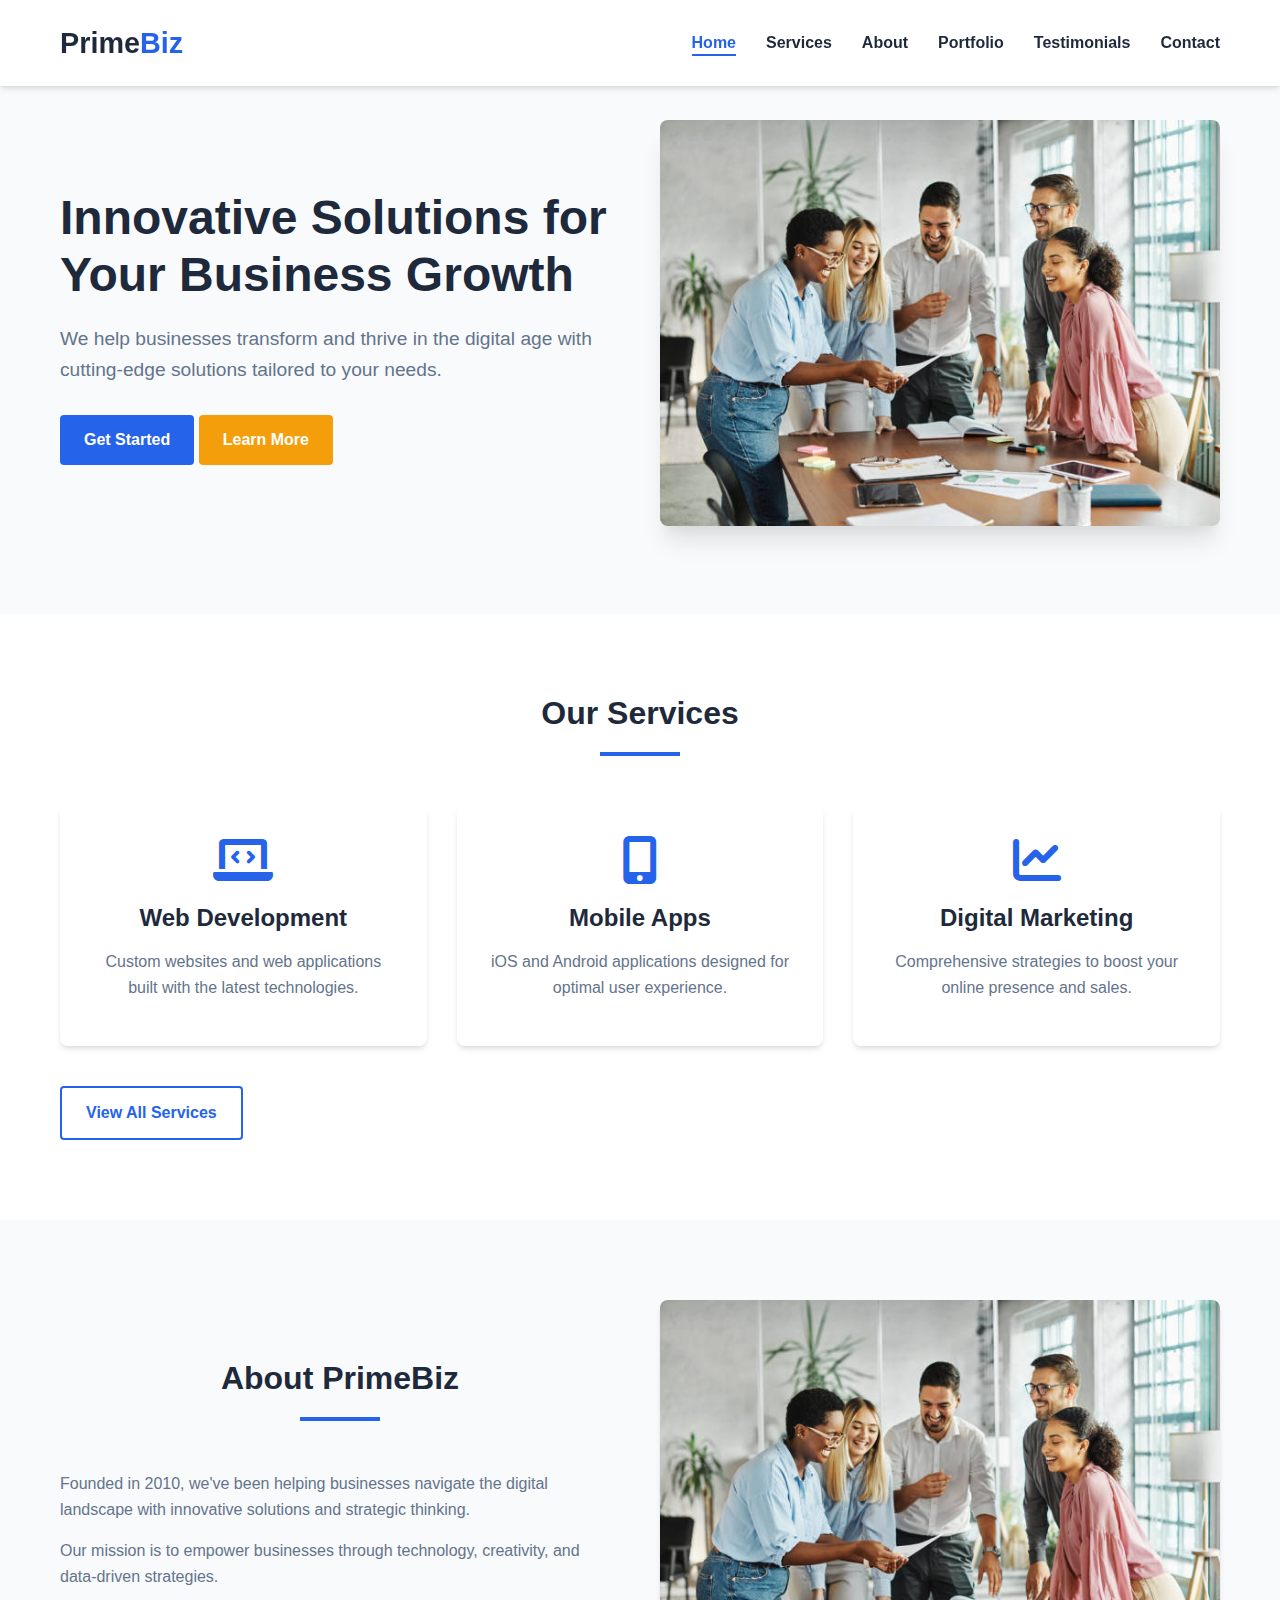
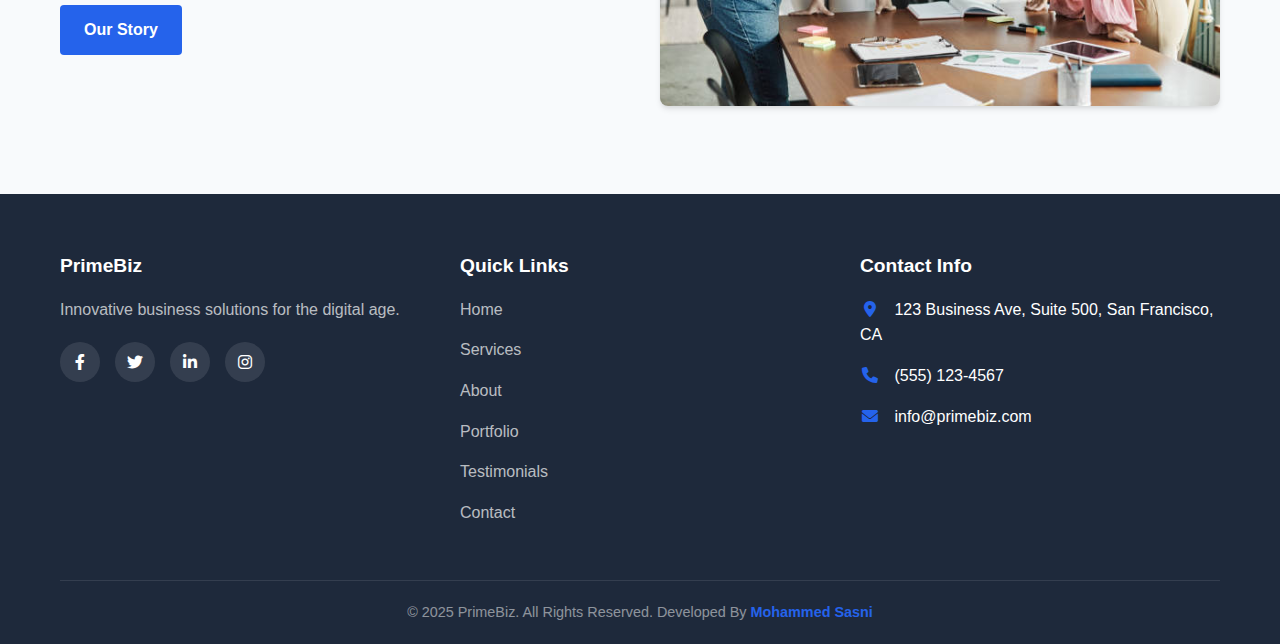
<file: PrimeBiz - Business Website/index.html>
<!DOCTYPE html>
<html lang="en">
<head>
    <meta charset="UTF-8">
    <meta name="viewport" content="width=device-width, initial-scale=1.0">
    <title>PrimeBiz | Innovative Business Solutions</title>
    <link rel="stylesheet" href="css/style.css">
    <link rel="stylesheet" href="css/responsive.css">
    <link rel="stylesheet" href="https://cdnjs.cloudflare.com/ajax/libs/font-awesome/6.0.0-beta3/css/all.min.css">
</head>
<body>
    <!-- Navigation -->
    <nav class="navbar">
        <div class="container">
            <a href="index.html" class="logo">Prime<span>Biz</span></a>
            <div class="nav-toggle" id="mobile-menu">
                <span class="bar"></span>
                <span class="bar"></span>
                <span class="bar"></span>
            </div>
            <ul class="nav-menu">
                <li><a href="index.html" class="nav-link active">Home</a></li>
                <li><a href="services.html" class="nav-link ">Services</a></li>
                <li><a href="about.html" class="nav-link ">About</a></li>
                <li><a href="portfolio.html" class="nav-link ">Portfolio</a></li>
                <li><a href="testimonials.html" class="nav-link ">Testimonials</a></li>
                <li><a href="contact.html" class="nav-link ">Contact</a></li>
            </ul>
        </div>
    </nav>

    <!-- Hero Banner -->
    <section class="hero" id="home">
        <div class="container">
            <div class="hero-content">
                <h1>Innovative Solutions for Your Business Growth</h1>
                <p>We help businesses transform and thrive in the digital age with cutting-edge solutions tailored to your needs.</p>
                <a href="contact.html" class="btn btn-primary">Get Started</a>
                <a href="services.html" class="btn btn-secondary">Learn More</a>
            </div>
            <div class="hero-image">
                <img src="images\1.jpg" alt="Business team collaborating">
            </div>
        </div>
    </section>

    <!-- Services Preview -->
    <section class="services-preview" id="services">
        <div class="container">
            <h2 class="section-title">Our Services</h2>
            <div class="services-grid">
                <div class="service-card">
                    <i class="fas fa-laptop-code"></i>
                    <h3>Web Development</h3>
                    <p>Custom websites and web applications built with the latest technologies.</p>
                </div>
                <div class="service-card">
                    <i class="fas fa-mobile-alt"></i>
                    <h3>Mobile Apps</h3>
                    <p>iOS and Android applications designed for optimal user experience.</p>
                </div>
                <div class="service-card">
                    <i class="fas fa-chart-line"></i>
                    <h3>Digital Marketing</h3>
                    <p>Comprehensive strategies to boost your online presence and sales.</p>
                </div>
            </div>
            <a href="services.html" class="btn btn-outline">View All Services</a>
        </div>
    </section>

    <!-- About Preview -->
    <section class="about-preview" id="about">
        <div class="container">
            <div class="about-content">
                <h2 class="section-title">About PrimeBiz</h2>
                <p>Founded in 2010, we've been helping businesses navigate the digital landscape with innovative solutions and strategic thinking.</p>
                <p>Our mission is to empower businesses through technology, creativity, and data-driven strategies.</p>
                <a href="about.html" class="btn btn-primary">Our Story</a>
            </div>
            <div class="about-image">
                <img src="images\1.jpg" alt="Our team working together">
            </div>
        </div>
    </section>

    <!-- Footer -->
    <footer class="footer">
        <div class="container">
            <div class="footer-content">
                <div class="footer-col">
                    <h3>PrimeBiz</h3>
                    <p>Innovative business solutions for the digital age.</p>
                    <div class="social-links">
                        <a href="#"><i class="fab fa-facebook-f"></i></a>
                        <a href="#"><i class="fab fa-twitter"></i></a>
                        <a href="#"><i class="fab fa-linkedin-in"></i></a>
                        <a href="#"><i class="fab fa-instagram"></i></a>
                    </div>
                </div>
                <div class="footer-col">
                    <h3>Quick Links</h3>
                    <ul>
                        <li><a href="index.html">Home</a></li>
                        <li><a href="services.html">Services</a></li>
                        <li><a href="about.html">About</a></li>
                        <li><a href="portfolio.html">Portfolio</a></li>
                        <li><a href="testimonials.html">Testimonials</a></li>
                        <li><a href="contact.html">Contact</a></li>
                    </ul>
                </div>
                <div class="footer-col">
                    <h3>Contact Info</h3>
                    <ul>
                        <li><i class="fas fa-map-marker-alt"></i> 123 Business Ave, Suite 500, San Francisco, CA</li>
                        <li><i class="fas fa-phone"></i> (555) 123-4567</li>
                        <li><i class="fas fa-envelope"></i> info@primebiz.com</li>
                    </ul>
                </div>
            </div>
            <div class="footer-bottom">
                <p>&copy; 2025 PrimeBiz. All Rights Reserved. Developed By  <a href="https://www.linkedin.com/in/mohammed-sasni/" target="_blank"> <b>Mohammed Sasni</b></a></p>
            </div>
        </div>
    </footer>

    <script src="js/main.js"></script>
    <script src="js/animations.js"></script>
</body>
</html>
</file>
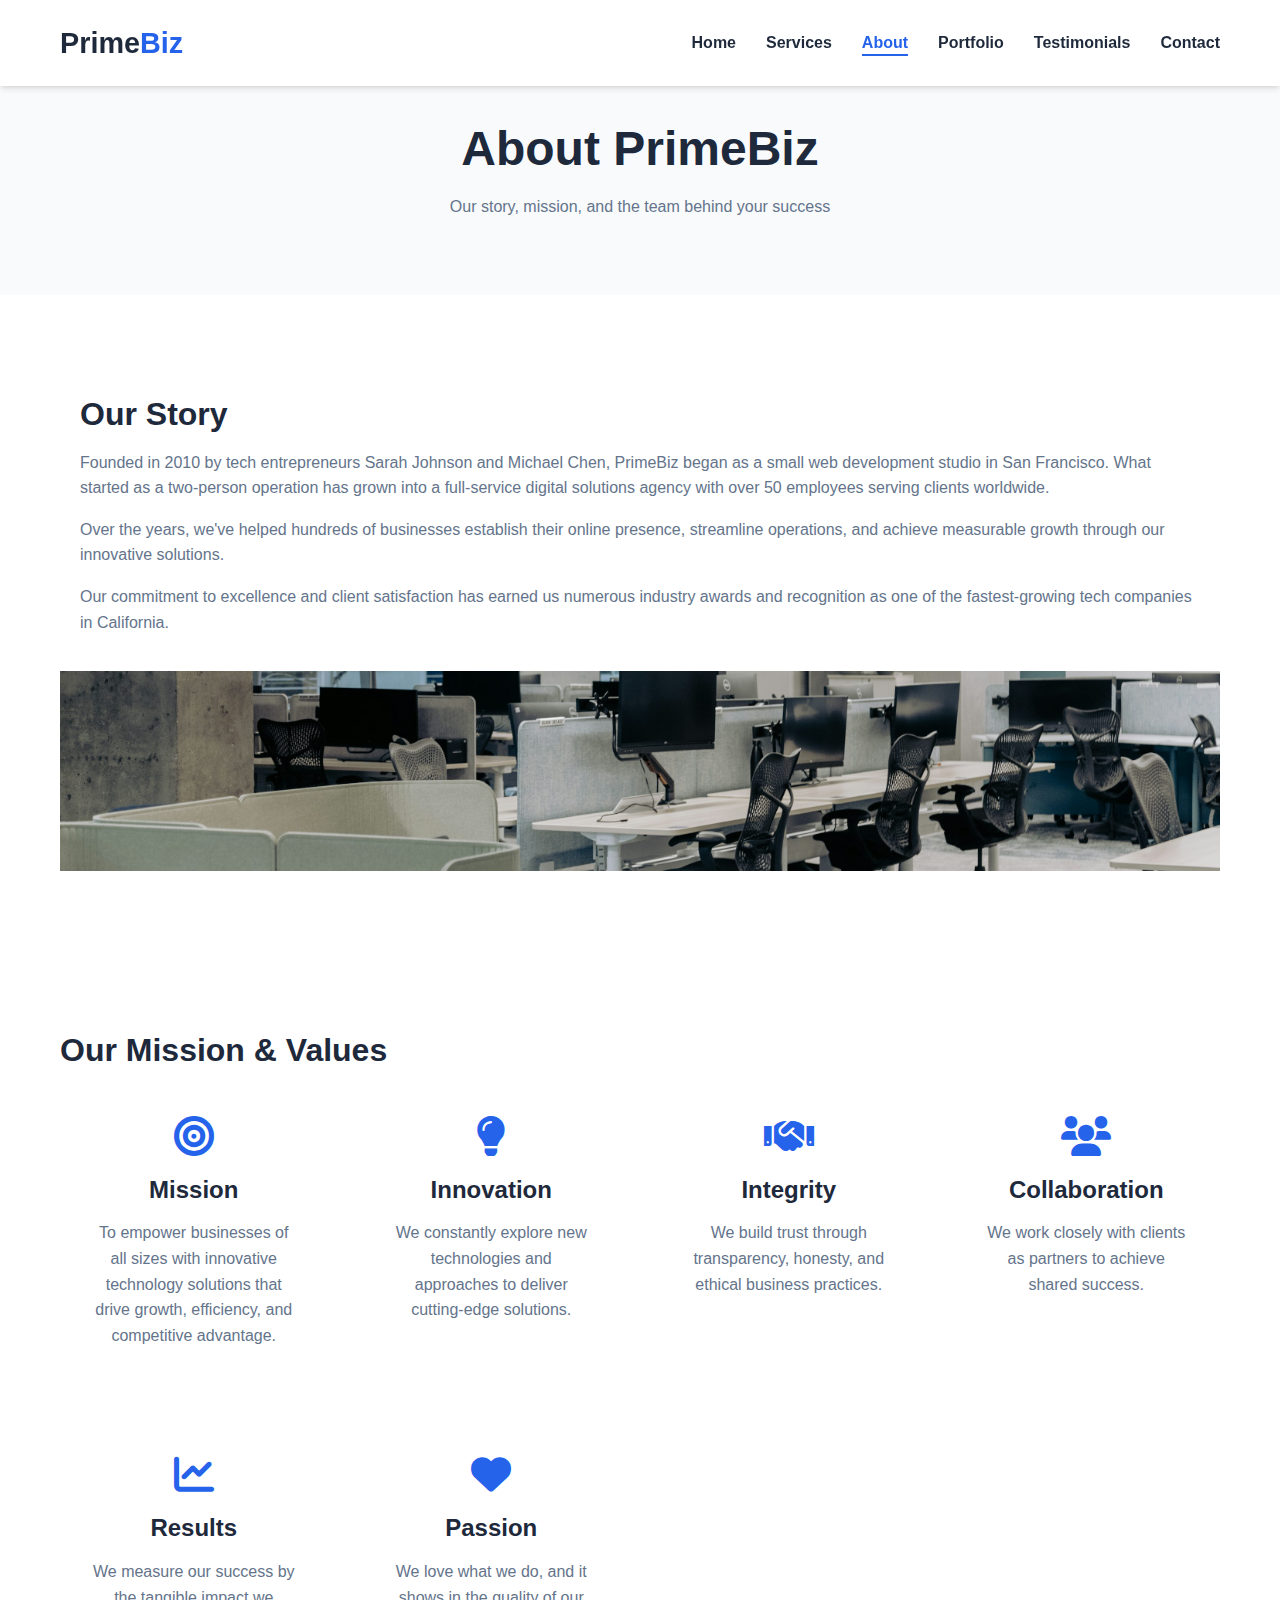
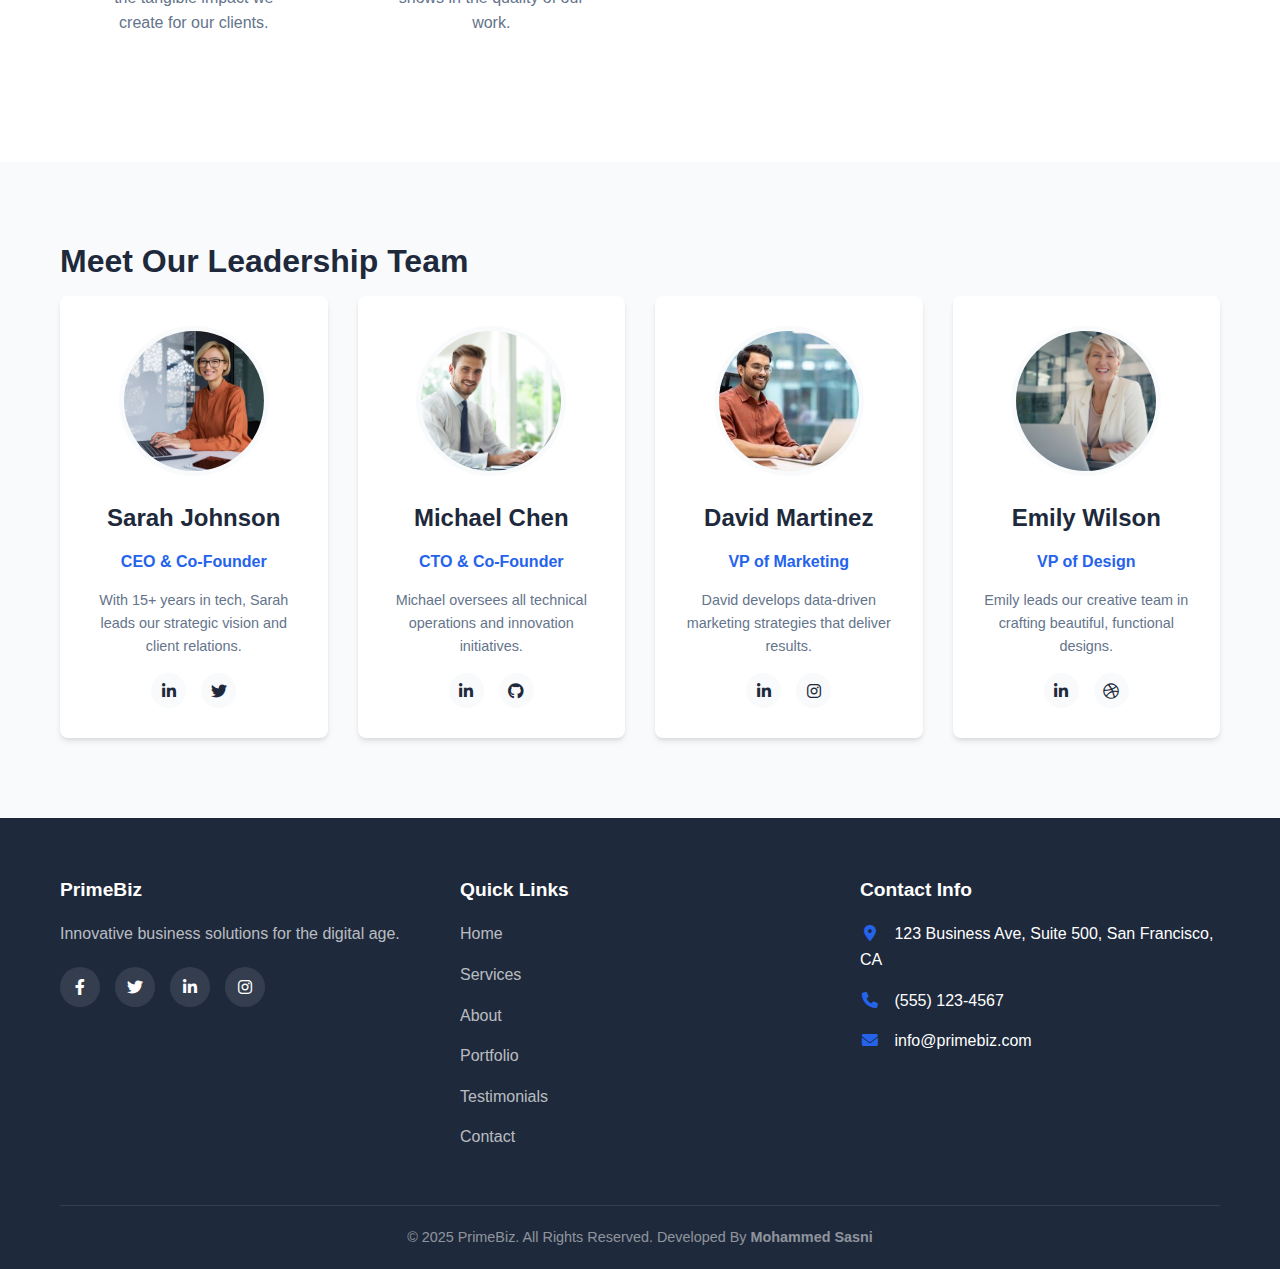
<file: PrimeBiz - Business Website/about.html>
<!DOCTYPE html>
<html lang="en">
<head>
    <meta charset="UTF-8">
    <meta name="viewport" content="width=device-width, initial-scale=1.0">
    <title>About Us | PrimeBiz</title>
    <link rel="stylesheet" href="css/style.css">
    <link rel="stylesheet" href="css/responsive.css">
    <link rel="stylesheet" href="https://cdnjs.cloudflare.com/ajax/libs/font-awesome/6.0.0-beta3/css/all.min.css">
</head>
<body>
       <!-- Navigation -->
    <nav class="navbar">
        <div class="container">
            <a href="index.html" class="logo">Prime<span>Biz</span></a>
            <div class="nav-toggle" id="mobile-menu">
                <span class="bar"></span>
                <span class="bar"></span>
                <span class="bar"></span>
            </div>
             <ul class="nav-menu">
                <li><a href="index.html" class="nav-link ">Home</a></li>
                <li><a href="services.html" class="nav-link">Services</a></li>
                <li><a href="about.html" class="nav-link active">About</a></li>
                <li><a href="portfolio.html" class="nav-link">Portfolio</a></li>
                <li><a href="testimonials.html" class="nav-link">Testimonials</a></li>
                <li><a href="contact.html" class="nav-link">Contact</a></li>
            </ul>
        </div>
    </nav>

    <!-- About Header -->
    <section class="page-header">
        <div class="container">
            <h1>About PrimeBiz</h1>
            <p>Our story, mission, and the team behind your success</p>
        </div>
    </section>

    <!-- Our Story -->
    <section class="our-story">
        <div class="container">
            <div class="story-content">
                <h2>Our Story</h2>
                <p>Founded in 2010 by tech entrepreneurs Sarah Johnson and Michael Chen, PrimeBiz began as a small web development studio in San Francisco. What started as a two-person operation has grown into a full-service digital solutions agency with over 50 employees serving clients worldwide.</p>
                <p>Over the years, we've helped hundreds of businesses establish their online presence, streamline operations, and achieve measurable growth through our innovative solutions.</p>
                <p>Our commitment to excellence and client satisfaction has earned us numerous industry awards and recognition as one of the fastest-growing tech companies in California.</p>
            </div>
            <div class="story-image">
                <img src="images/6.jpg" alt="Our office">
            </div>
        </div>
    </section>

    <!-- Mission and Values -->
    <section class="mission-values">
        <div class="container">
            <h2>Our Mission & Values</h2>
            <div class="values-grid">
                <div class="value-card">
                    <i class="fas fa-bullseye"></i>
                    <h3>Mission</h3>
                    <p>To empower businesses of all sizes with innovative technology solutions that drive growth, efficiency, and competitive advantage.</p>
                </div>
                <div class="value-card">
                    <i class="fas fa-lightbulb"></i>
                    <h3>Innovation</h3>
                    <p>We constantly explore new technologies and approaches to deliver cutting-edge solutions.</p>
                </div>
                <div class="value-card">
                    <i class="fas fa-handshake"></i>
                    <h3>Integrity</h3>
                    <p>We build trust through transparency, honesty, and ethical business practices.</p>
                </div>
                <div class="value-card">
                    <i class="fas fa-users"></i>
                    <h3>Collaboration</h3>
                    <p>We work closely with clients as partners to achieve shared success.</p>
                </div>
                <div class="value-card">
                    <i class="fas fa-chart-line"></i>
                    <h3>Results</h3>
                    <p>We measure our success by the tangible impact we create for our clients.</p>
                </div>
                <div class="value-card">
                    <i class="fas fa-heart"></i>
                    <h3>Passion</h3>
                    <p>We love what we do, and it shows in the quality of our work.</p>
                </div>
            </div>
        </div>
    </section>

    <!-- Team Section -->
    <section class="team">
        <div class="container">
            <h2>Meet Our Leadership Team</h2>
            <div class="team-grid">
                <div class="team-member">
                    <img src="images/9.jpg" alt="Sarah Johnson">
                    <h3>Sarah Johnson</h3>
                    <p class="position">CEO & Co-Founder</p>
                    <p class="bio">With 15+ years in tech, Sarah leads our strategic vision and client relations.</p>
                    <div class="social">
                        <a href="#"><i class="fab fa-linkedin-in"></i></a>
                        <a href="#"><i class="fab fa-twitter"></i></a>
                    </div>
                </div>
                <div class="team-member">
                    <img src="images/8.jpg" alt="Michael Chen">
                    <h3>Michael Chen</h3>
                    <p class="position">CTO & Co-Founder</p>
                    <p class="bio">Michael oversees all technical operations and innovation initiatives.</p>
                    <div class="social">
                        <a href="#"><i class="fab fa-linkedin-in"></i></a>
                        <a href="#"><i class="fab fa-github"></i></a>
                    </div>
                </div>
                <div class="team-member">
                    <img src="images/10.jpg" alt="David Martinez">
                    <h3>David Martinez</h3>
                    <p class="position">VP of Marketing</p>
                    <p class="bio">David develops data-driven marketing strategies that deliver results.</p>
                    <div class="social">
                        <a href="#"><i class="fab fa-linkedin-in"></i></a>
                        <a href="#"><i class="fab fa-instagram"></i></a>
                    </div>
                </div>
                <div class="team-member">
                    <img src="images/11.jpg" alt="Emily Wilson">
                    <h3>Emily Wilson</h3>
                    <p class="position">VP of Design</p>
                    <p class="bio">Emily leads our creative team in crafting beautiful, functional designs.</p>
                    <div class="social">
                        <a href="#"><i class="fab fa-linkedin-in"></i></a>
                        <a href="#"><i class="fab fa-dribbble"></i></a>
                    </div>
                </div>
            </div>
        </div>
    </section>

    
<!-- Footer -->
    <footer class="footer">
        <div class="container">
            <div class="footer-content">
                <div class="footer-col">
                    <h3>PrimeBiz</h3>
                    <p>Innovative business solutions for the digital age.</p>
                    <div class="social-links">
                        <a href="#"><i class="fab fa-facebook-f"></i></a>
                        <a href="#"><i class="fab fa-twitter"></i></a>
                        <a href="#"><i class="fab fa-linkedin-in"></i></a>
                        <a href="#"><i class="fab fa-instagram"></i></a>
                    </div>
                </div>
                <div class="footer-col">
                    <h3>Quick Links</h3>
                    <ul>
                        <li><a href="index.html">Home</a></li>
                        <li><a href="services.html">Services</a></li>
                        <li><a href="about.html">About</a></li>
                        <li><a href="portfolio.html">Portfolio</a></li>
                        <li><a href="testimonials.html">Testimonials</a></li>
                        <li><a href="contact.html">Contact</a></li>
                    </ul>
                </div>
                <div class="footer-col">
                    <h3>Contact Info</h3>
                    <ul>
                        <li><i class="fas fa-map-marker-alt"></i> 123 Business Ave, Suite 500, San Francisco, CA</li>
                        <li><i class="fas fa-phone"></i> (555) 123-4567</li>
                        <li><i class="fas fa-envelope"></i> info@primebiz.com</li>
                    </ul>
                </div>
            </div>
            <div class="footer-bottom">
                <p>&copy; 2025 PrimeBiz. All Rights Reserved. Developed By <b>Mohammed Sasni</b></p>
            </div>
        </div>
    </footer>

    <script src="js/main.js"></script>
</body>
</html>
</file>
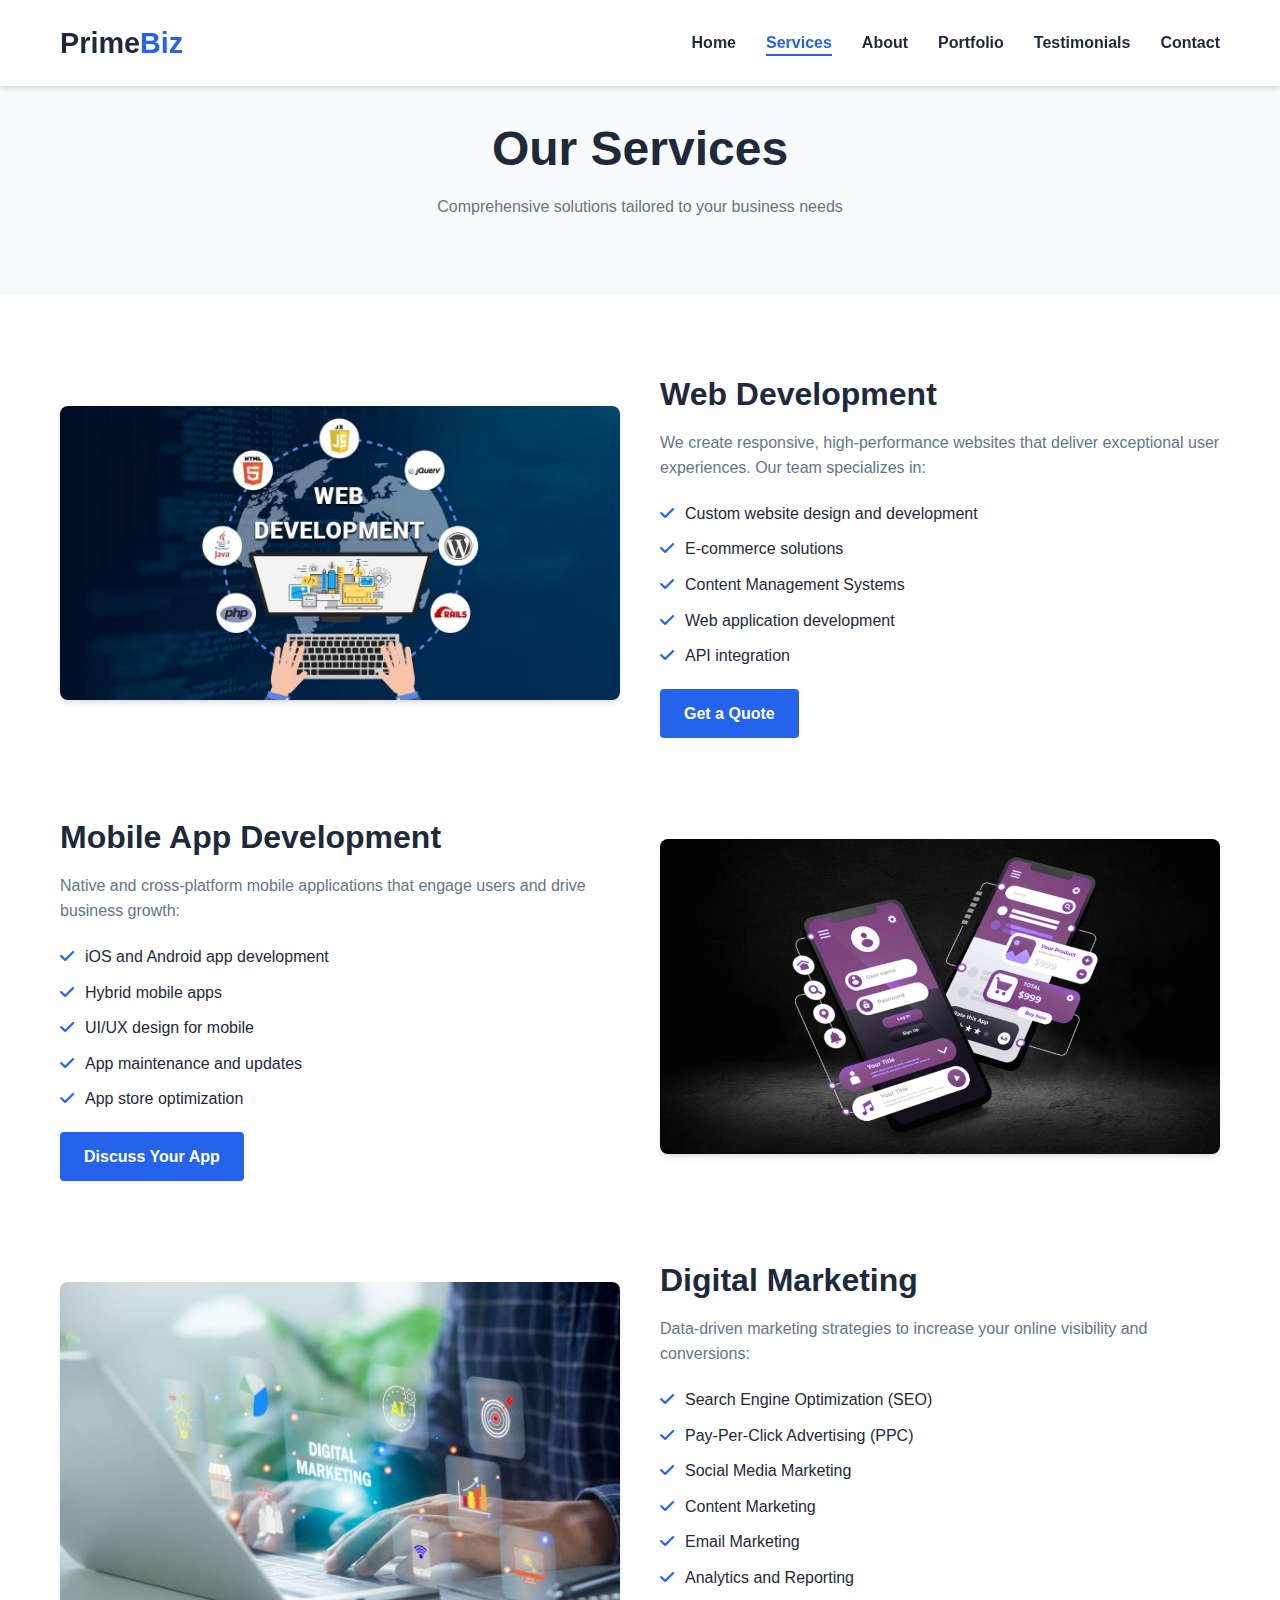
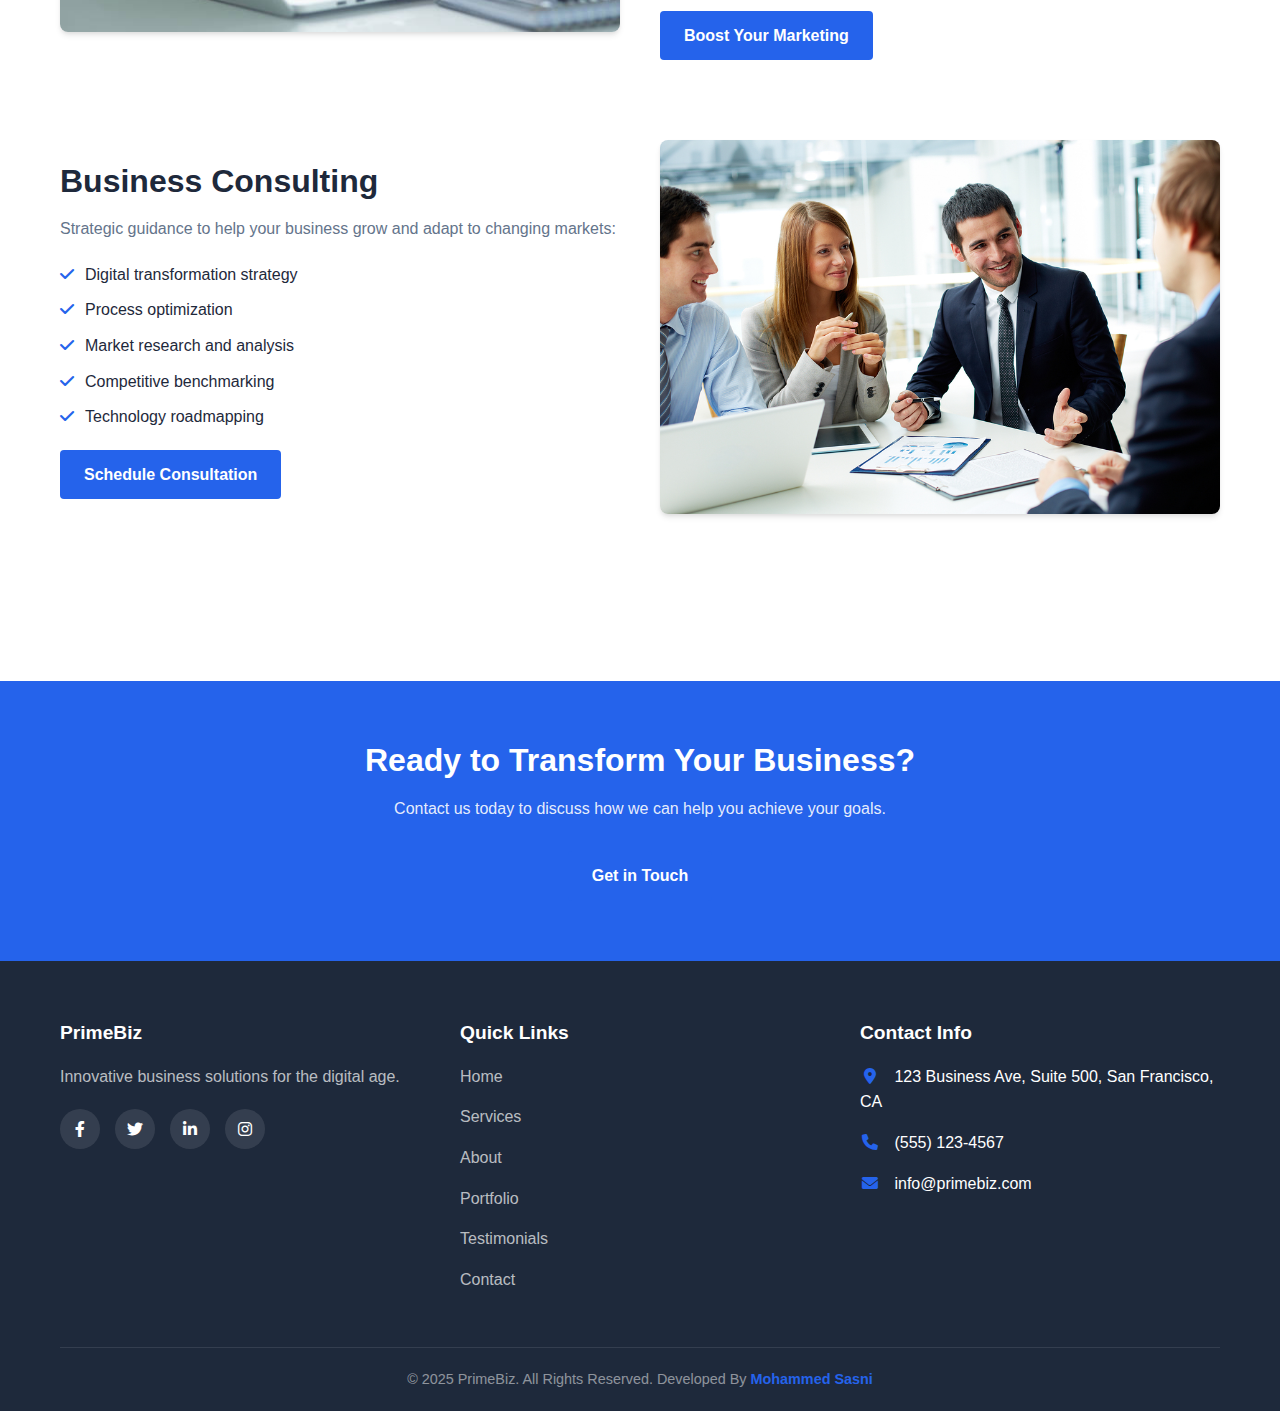
<file: PrimeBiz - Business Website/services.html>
<!DOCTYPE html>
<html lang="en">
<head>
    <meta charset="UTF-8">
    <meta name="viewport" content="width=device-width, initial-scale=1.0">
    <title>Our Services | PrimeBiz</title>
    <link rel="stylesheet" href="css/style.css">
    <link rel="stylesheet" href="css/responsive.css">
    <link rel="stylesheet" href="https://cdnjs.cloudflare.com/ajax/libs/font-awesome/6.0.0-beta3/css/all.min.css">
</head>
<body>
    

        <!-- Navigation -->
    <nav class="navbar">
        <div class="container">
            <a href="index.html" class="logo">Prime<span>Biz</span></a>
            <div class="nav-toggle" id="mobile-menu">
                <span class="bar"></span>
                <span class="bar"></span>
                <span class="bar"></span>
            </div>
             <ul class="nav-menu">
                <li><a href="index.html" class="nav-link ">Home</a></li>
                <li><a href="services.html" class="nav-link active">Services</a></li>
                <li><a href="about.html" class="nav-link">About</a></li>
                <li><a href="portfolio.html" class="nav-link">Portfolio</a></li>
                <li><a href="testimonials.html" class="nav-link">Testimonials</a></li>
                <li><a href="contact.html" class="nav-link">Contact</a></li>
            </ul>
        </div>
    </nav>

    <!-- Services Header -->
    <section class="page-header">
        <div class="container">
            <h1>Our Services</h1>
            <p>Comprehensive solutions tailored to your business needs</p>
        </div>
    </section>

    <!-- Services Main Content -->
    <section class="services-main">
        <div class="container">
            <div class="service-detail">
                <div class="service-image">
                    <img src="images/2.jpg" alt="Web Development">
                </div>
                <div class="service-text">
                    <h2>Web Development</h2>
                    <p>We create responsive, high-performance websites that deliver exceptional user experiences. Our team specializes in:</p>
                    <ul>
                        <li>Custom website design and development</li>
                        <li>E-commerce solutions</li>
                        <li>Content Management Systems</li>
                        <li>Web application development</li>
                        <li>API integration</li>
                    </ul>
                    <a href="contact.html" class="btn btn-primary">Get a Quote</a>
                </div>
            </div>

            <div class="service-detail reverse">
                <div class="service-image">
                    <img src="images/3.png" alt="Mobile Apps">
                </div>
                <div class="service-text">
                    <h2>Mobile App Development</h2>
                    <p>Native and cross-platform mobile applications that engage users and drive business growth:</p>
                    <ul>
                        <li>iOS and Android app development</li>
                        <li>Hybrid mobile apps</li>
                        <li>UI/UX design for mobile</li>
                        <li>App maintenance and updates</li>
                        <li>App store optimization</li>
                    </ul>
                    <a href="contact.html" class="btn btn-primary">Discuss Your App</a>
                </div>
            </div>

            <div class="service-detail">
                <div class="service-image">
                    <img src="images/4.jpg" alt="Digital Marketing">
                </div>
                <div class="service-text">
                    <h2>Digital Marketing</h2>
                    <p>Data-driven marketing strategies to increase your online visibility and conversions:</p>
                    <ul>
                        <li>Search Engine Optimization (SEO)</li>
                        <li>Pay-Per-Click Advertising (PPC)</li>
                        <li>Social Media Marketing</li>
                        <li>Content Marketing</li>
                        <li>Email Marketing</li>
                        <li>Analytics and Reporting</li>
                    </ul>
                    <a href="contact.html" class="btn btn-primary">Boost Your Marketing</a>
                </div>
            </div>

            <div class="service-detail reverse">
                <div class="service-image">
                    <img src="images/5.jpg" alt="Business Consulting">
                </div>
                <div class="service-text">
                    <h2>Business Consulting</h2>
                    <p>Strategic guidance to help your business grow and adapt to changing markets:</p>
                    <ul>
                        <li>Digital transformation strategy</li>
                        <li>Process optimization</li>
                        <li>Market research and analysis</li>
                        <li>Competitive benchmarking</li>
                        <li>Technology roadmapping</li>
                    </ul>
                    <a href="contact.html" class="btn btn-primary">Schedule Consultation</a>
                </div>
            </div>
        </div>
    </section>

    <!-- Call to Action -->
    <section class="cta">
        <div class="container">
            <h2>Ready to Transform Your Business?</h2>
            <p>Contact us today to discuss how we can help you achieve your goals.</p>
            <a href="contact.html" class="btn btn-primary">Get in Touch</a>
        </div>
    </section>

   
<!-- Footer -->
    <footer class="footer">
        <div class="container">
            <div class="footer-content">
                <div class="footer-col">
                    <h3>PrimeBiz</h3>
                    <p>Innovative business solutions for the digital age.</p>
                    <div class="social-links">
                        <a href="#"><i class="fab fa-facebook-f"></i></a>
                        <a href="#"><i class="fab fa-twitter"></i></a>
                        <a href="#"><i class="fab fa-linkedin-in"></i></a>
                        <a href="#"><i class="fab fa-instagram"></i></a>
                    </div>
                </div>
                <div class="footer-col">
                    <h3>Quick Links</h3>
                    <ul>
                        <li><a href="index.html">Home</a></li>
                        <li><a href="services.html">Services</a></li>
                        <li><a href="about.html">About</a></li>
                        <li><a href="portfolio.html">Portfolio</a></li>
                        <li><a href="testimonials.html">Testimonials</a></li>
                        <li><a href="contact.html">Contact</a></li>
                    </ul>
                </div>
                <div class="footer-col">
                    <h3>Contact Info</h3>
                    <ul>
                        <li><i class="fas fa-map-marker-alt"></i> 123 Business Ave, Suite 500, San Francisco, CA</li>
                        <li><i class="fas fa-phone"></i> (555) 123-4567</li>
                        <li><i class="fas fa-envelope"></i> info@primebiz.com</li>
                    </ul>
                </div>
            </div>
            <div class="footer-bottom">
                <p>&copy; 2025 PrimeBiz. All Rights Reserved. Developed By  <a href="https://www.linkedin.com/in/mohammed-sasni/" target="_blank"> <b>Mohammed Sasni</b></a></p>
            </div>
        </div>
    </footer>


    <script src="js/main.js"></script>
</body>
</html>
</file>
<file: PrimeBiz - Business Website/css/style.css>
/* Global Styles */
:root {
    --primary-color: #2563eb;
    --primary-dark: #1d4ed8;
    --secondary-color: #f59e0b;
    --dark-color: #1e293b;
    --light-color: #f8fafc;
    --gray-color: #64748b;
    --success-color: #10b981;
    --danger-color: #ef4444;
    --shadow: 0 4px 6px -1px rgba(0, 0, 0, 0.1), 0 2px 4px -1px rgba(0, 0, 0, 0.06);
    --transition: all 0.3s ease;
}

* {
    margin: 0;
    padding: 0;
    box-sizing: border-box;
}

body {
    font-family: 'Segoe UI', Tahoma, Geneva, Verdana, sans-serif;
    line-height: 1.6;
    color: var(--dark-color);
    background-color: #fff;
}

.container {
    width: 100%;
    max-width: 1200px;
    margin: 0 auto;
    padding: 0 20px;
}

section {
    padding: 80px 0;
}

h1, h2, h3, h4, h5, h6 {
    margin-bottom: 1rem;
    line-height: 1.2;
    font-weight: 700;
}

h1 {
    font-size: 2.5rem;
}

h2 {
    font-size: 2rem;
}

h3 {
    font-size: 1.5rem;
}

p {
    margin-bottom: 1rem;
    color: var(--gray-color);
}

a {
    text-decoration: none;
    color: var(--primary-color);
    transition: var(--transition);
}

a:hover {
    color: var(--primary-dark);
}

img {
    max-width: 100%;
    height: auto;
}

ul {
    list-style: none;
}

.btn {
    display: inline-block;
    padding: 12px 24px;
    border-radius: 4px;
    font-weight: 600;
    text-align: center;
    cursor: pointer;
    transition: var(--transition);
    border: none;
}

.btn-primary {
    background-color: var(--primary-color);
    color: white;
}

.btn-primary:hover {
    background-color: var(--primary-dark);
    transform: translateY(-2px);
}

.btn-secondary {
    background-color: var(--secondary-color);
    color: white;
}

.btn-secondary:hover {
    opacity: 0.9;
    transform: translateY(-2px);
}

.btn-outline {
    background-color: transparent;
    border: 2px solid var(--primary-color);
    color: var(--primary-color);
}

.btn-outline:hover {
    background-color: var(--primary-color);
    color: white;
}

.section-title {
    text-align: center;
    margin-bottom: 50px;
    position: relative;
}

.section-title::after {
    content: '';
    display: block;
    width: 80px;
    height: 4px;
    background-color: var(--primary-color);
    margin: 20px auto;
}

/* Navigation */
.navbar {
    background-color: white;
    box-shadow: var(--shadow);
    position: fixed;
    width: 100%;
    top: 0;
    left: 0;
    z-index: 1000;
    padding: 20px 0;
    transition: var(--transition);
}

.navbar.scrolled {
    padding: 15px 0;
    box-shadow: 0 4px 12px rgba(0, 0, 0, 0.1);
}

.navbar .container {
    display: flex;
    justify-content: space-between;
    align-items: center;
}

.logo {
    font-size: 1.8rem;
    font-weight: 700;
    color: var(--dark-color);
}

.logo span {
    color: var(--primary-color);
}

.nav-menu {
    display: flex;
}

.nav-menu li {
    margin-left: 30px;
}

.nav-link {
    font-weight: 600;
    color: var(--dark-color);
    position: relative;
    padding: 5px 0;
}

.nav-link::after {
    content: '';
    position: absolute;
    bottom: 0;
    left: 0;
    width: 0;
    height: 2px;
    background-color: var(--primary-color);
    transition: var(--transition);
}

.nav-link:hover::after {
    width: 100%;
}

.nav-link.active {
    color: var(--primary-color);
}

.nav-link.active::after {
    width: 100%;
}

.nav-toggle {
    display: none;
    cursor: pointer;
}

.bar {
    display: block;
    width: 25px;
    height: 3px;
    margin: 5px auto;
    background-color: var(--dark-color);
    transition: var(--transition);
}

/* Hero Section */
.hero {
    padding-top: 120px;
    background-color: #f8fafc;
}

.hero .container {
    display: flex;
    align-items: center;
    justify-content: space-between;
}

.hero-content {
    flex: 1;
    padding-right: 40px;
}

.hero-content h1 {
    font-size: 3rem;
    margin-bottom: 20px;
    color: var(--dark-color);
}

.hero-content p {
    font-size: 1.2rem;
    margin-bottom: 30px;
    max-width: 600px;
}

.hero-image {
    flex: 1;
}

.hero-image img {
    border-radius: 8px;
    box-shadow: 0 20px 25px -5px rgba(0, 0, 0, 0.1), 0 10px 10px -5px rgba(0, 0, 0, 0.04);
}

/* Services Preview */
.services-preview {
    background-color: white;
}

.services-grid {
    display: grid;
    grid-template-columns: repeat(auto-fit, minmax(300px, 1fr));
    gap: 30px;
    margin-bottom: 40px;
}

.service-card {
    background-color: white;
    padding: 30px;
    border-radius: 8px;
    box-shadow: var(--shadow);
    text-align: center;
    transition: var(--transition);
}

.service-card:hover {
    transform: translateY(-10px);
    box-shadow: 0 20px 25px -5px rgba(0, 0, 0, 0.1), 0 10px 10px -5px rgba(0, 0, 0, 0.04);
}

.service-card i {
    font-size: 3rem;
    color: var(--primary-color);
    margin-bottom: 20px;
}

/* About Preview */
.about-preview {
    background-color: #f8fafc;
}

.about-preview .container {
    display: flex;
    align-items: center;
    justify-content: space-between;
}

.about-content {
    flex: 1;
    padding-right: 40px;
}

.about-image {
    flex: 1;
}

.about-image img {
    border-radius: 8px;
    box-shadow: var(--shadow);
}

/* Page Header */
.page-header {
    padding: 120px 0 60px;
    text-align: center;
    background-color: #f8fafc;
}

.page-header h1 {
    font-size: 3rem;
    color: var(--dark-color);
}

/* Services Main */
.service-detail {
    display: flex;
    align-items: center;
    margin-bottom: 80px;
    gap: 40px;
}

.service-detail.reverse {
    flex-direction: row-reverse;
}

.service-image {
    flex: 1;
}

.service-image img {
    border-radius: 8px;
    box-shadow: var(--shadow);
}

.service-text {
    flex: 1;
}

.service-text ul {
    margin: 20px 0;
}

.service-text li {
    margin-bottom: 10px;
    position: relative;
    padding-left: 25px;
}

.service-text li::before {
    content: '\f00c';
    font-family: 'Font Awesome 5 Free';
    font-weight: 900;
    position: absolute;
    left: 0;
    color: var(--primary-color);
}

/* CTA Section */
.cta {
    text-align: center;
    background-color: var(--primary-color);
    color: white;
    padding: 60px 0;
}

.cta h2 {
    color: white;
}

.cta p {
    color: rgba(255, 255, 255, 0.9);
    max-width: 700px;
    margin: 0 auto 30px;
}

/* Mission and Values */
.mission-values {
    background-color: white;
}

.values-grid {
    display: grid;
    grid-template-columns: repeat(auto-fit, minmax(250px, 1fr));
    gap: 30px;
}

.value-card {
    text-align: center;
    padding: 30px;
    border-radius: 8px;
    transition: var(--transition);
}

.value-card:hover {
    transform: translateY(-5px);
    box-shadow: var(--shadow);
}

.value-card i {
    font-size: 2.5rem;
    color: var(--primary-color);
    margin-bottom: 20px;
}

/* Team Section */
.team {
    background-color: #f8fafc;
}

.team-grid {
    display: grid;
    grid-template-columns: repeat(auto-fit, minmax(250px, 1fr));
    gap: 30px;
}

.team-member {
    background-color: white;
    padding: 30px;
    border-radius: 8px;
    text-align: center;
    box-shadow: var(--shadow);
    transition: var(--transition);
}

.team-member:hover {
    transform: translateY(-10px);
}

.team-member img {
    width: 150px;
    height: 150px;
    border-radius: 50%;
    object-fit: cover;
    margin: 0 auto 20px;
    border: 5px solid #f8fafc;
}

.position {
    color: var(--primary-color);
    font-weight: 600;
    margin-bottom: 15px;
}

.bio {
    font-size: 0.9rem;
    margin-bottom: 15px;
}

.social {
    display: flex;
    justify-content: center;
    gap: 15px;
}

.social a {
    width: 35px;
    height: 35px;
    border-radius: 50%;
    background-color: #f8fafc;
    display: flex;
    align-items: center;
    justify-content: center;
    color: var(--dark-color);
    transition: var(--transition);
}

.social a:hover {
    background-color: var(--primary-color);
    color: white;
}

/* Portfolio Filter */
.portfolio-filter {
    background-color: white;
    padding: 30px 0;
}

.filter-buttons {
    display: flex;
    justify-content: center;
    flex-wrap: wrap;
    gap: 10px;
}

.filter-btn {
    padding: 8px 20px;
    background-color: transparent;
    border: 1px solid var(--gray-color);
    color: var(--dark-color);
    border-radius: 4px;
    cursor: pointer;
    transition: var(--transition);
}

.filter-btn:hover, .filter-btn.active {
    background-color: var(--primary-color);
    color: white;
    border-color: var(--primary-color);
}

/* Portfolio Grid */
.portfolio-items {
    display: grid;
    grid-template-columns: repeat(auto-fill, minmax(350px, 1fr));
    gap: 30px;
}

.portfolio-item {
    position: relative;
    border-radius: 8px;
    overflow: hidden;
    box-shadow: var(--shadow);
    transition: var(--transition);
}

.portfolio-item:hover {
    transform: translateY(-5px);
    box-shadow: 0 10px 15px -3px rgba(0, 0, 0, 0.1), 0 4px 6px -2px rgba(0, 0, 0, 0.05);
}

.portfolio-image {
    position: relative;
    height: 250px;
    overflow: hidden;
}

.portfolio-image img {
    width: 100%;
    height: 100%;
    object-fit: cover;
    transition: var(--transition);
}

.portfolio-item:hover .portfolio-image img {
    transform: scale(1.1);
}

.portfolio-overlay {
    position: absolute;
    top: 0;
    left: 0;
    width: 100%;
    height: 100%;
    background-color: rgba(37, 99, 235, 0.9);
    color: white;
    display: flex;
    flex-direction: column;
    justify-content: center;
    align-items: center;
    opacity: 0;
    transition: var(--transition);
}

.portfolio-item:hover .portfolio-overlay {
    opacity: 1;
}

.portfolio-overlay h3 {
    margin-bottom: 15px;
}

.portfolio-link {
    color: white;
    border: 2px solid white;
    padding: 8px 20px;
    border-radius: 4px;
    font-weight: 600;
}

.portfolio-link:hover {
    background-color: white;
    color: var(--primary-color);
}

.portfolio-info {
    padding: 20px;
    background-color: white;
}

.portfolio-info h3 {
    margin-bottom: 10px;
}

/* Modal */
.modal {
    display: none;
    position: fixed;
    top: 0;
    left: 0;
    width: 100%;
    height: 100%;
    background-color: rgba(0, 0, 0, 0.8);
    z-index: 2000;
    overflow-y: auto;
}

.modal-content {
    background-color: white;
    margin: 50px auto;
    max-width: 900px;
    width: 90%;
    border-radius: 8px;
    position: relative;
    animation: modalOpen 0.4s ease;
}

@keyframes modalOpen {
    from {
        opacity: 0;
        transform: translateY(-50px);
    }
    to {
        opacity: 1;
        transform: translateY(0);
    }
}

.close-modal {
    position: absolute;
    top: 15px;
    right: 15px;
    font-size: 1.5rem;
    color: var(--gray-color);
    cursor: pointer;
    transition: var(--transition);
}

.close-modal:hover {
    color: var(--danger-color);
}

.modal-body {
    padding: 40px;
}

/* Testimonials */
.testimonial-slider {
    max-width: 800px;
    margin: 0 auto;
}

.testimonial {
    background-color: white;
    padding: 40px;
    border-radius: 8px;
    box-shadow: var(--shadow);
    text-align: center;
}

.quote {
    margin-bottom: 30px;
    position: relative;
}

.quote i:first-child {
    position: absolute;
    top: -10px;
    left: 0;
    font-size: 3rem;
    color: rgba(37, 99, 235, 0.1);
}

.quote i:last-child {
    position: absolute;
    bottom: -30px;
    right: 0;
    font-size: 3rem;
    color: rgba(37, 99, 235, 0.1);
}

.quote p {
    font-size: 1.2rem;
    font-style: italic;
    color: var(--dark-color);
}

.client {
    display: flex;
    align-items: center;
    justify-content: center;
    gap: 20px;
}

.client img {
    width: 70px;
    height: 70px;
    border-radius: 50%;
    object-fit: cover;
}

.client-info h4 {
    margin-bottom: 5px;
}

.client-info p {
    margin-bottom: 5px;
    font-size: 0.9rem;
}

.rating {
    color: var(--secondary-color);
}

.testimonial-card {
    background-color: white;
    padding: 30px;
    border-radius: 8px;
    box-shadow: var(--shadow);
    margin-bottom: 30px;
}

/* Success Stories */
.stories-grid {
    display: grid;
    grid-template-columns: repeat(auto-fit, minmax(300px, 1fr));
    gap: 30px;
}

.story-card {
    background-color: white;
    border-radius: 8px;
    overflow: hidden;
    box-shadow: var(--shadow);
    transition: var(--transition);
}

.story-card:hover {
    transform: translateY(-5px);
    box-shadow: 0 10px 15px -3px rgba(0, 0, 0, 0.1), 0 4px 6px -2px rgba(0, 0, 0, 0.05);
}

.story-image {
    position: relative;
    height: 200px;
}

.story-image img {
    width: 100%;
    height: 100%;
    object-fit: cover;
}

.story-badge {
    position: absolute;
    top: 20px;
    right: 20px;
    background-color: var(--primary-color);
    color: white;
    padding: 8px 15px;
    border-radius: 4px;
    font-weight: 700;
}

.story-content {
    padding: 20px;
}

.story-content h3 {
    margin-bottom: 15px;
}

/* Contact Form */
.contact-main .container {
    display: flex;
    gap: 40px;
}

.contact-form, .contact-info {
    flex: 1;
}

.form-group {
    margin-bottom: 20px;
}

.form-group label {
    display: block;
    margin-bottom: 8px;
    font-weight: 600;
}

.form-group input,
.form-group select,
.form-group textarea {
    width: 100%;
    padding: 12px;
    border: 1px solid #ddd;
    border-radius: 4px;
    font-family: inherit;
    transition: var(--transition);
}

.form-group input:focus,
.form-group select:focus,
.form-group textarea:focus {
    outline: none;
    border-color: var(--primary-color);
    box-shadow: 0 0 0 2px rgba(37, 99, 235, 0.2);
}

.form-group textarea {
    resize: vertical;
    min-height: 120px;
}

.info-card {
    display: flex;
    align-items: flex-start;
    margin-bottom: 30px;
}

.info-card i {
    font-size: 1.5rem;
    color: var(--primary-color);
    margin-right: 20px;
    margin-top: 5px;
}

.info-card h3 {
    margin-bottom: 10px;
}

/* Map Section */
.map-section {
    padding-top: 0;
}

.map-container {
    border-radius: 8px;
    overflow: hidden;
    box-shadow: var(--shadow);
}

/* Contact CTA */
.contact-cta {
    text-align: center;
    background-color: #f8fafc;
    padding: 60px 0;
}

.cta-buttons {
    display: flex;
    justify-content: center;
    gap: 20px;
    margin-top: 30px;
}

.cta-buttons .btn i {
    margin-right: 10px;
}

/* Footer */
.footer {
    background-color: var(--dark-color);
    color: white;
    padding: 60px 0 0;
}

.footer-content {
    display: grid;
    grid-template-columns: repeat(auto-fit, minmax(250px, 1fr));
    gap: 40px;
    margin-bottom: 40px;
}

.footer-col h3 {
    color: white;
    margin-bottom: 20px;
    font-size: 1.2rem;
}

.footer-col p {
    color: rgba(255, 255, 255, 0.7);
    margin-bottom: 20px;
}

.footer-col ul li {
    margin-bottom: 15px;
}

.footer-col ul li a {
    color: rgba(255, 255, 255, 0.7);
    transition: var(--transition);
}

.footer-col ul li a:hover {
    color: white;
    padding-left: 5px;
}

.footer-col ul li i {
    margin-right: 10px;
    color: var(--primary-color);
    width: 20px;
    text-align: center;
}

.social-links {
    display: flex;
    gap: 15px;
}

.social-links a {
    width: 40px;
    height: 40px;
    border-radius: 50%;
    background-color: rgba(255, 255, 255, 0.1);
    display: flex;
    align-items: center;
    justify-content: center;
    color: white;
    transition: var(--transition);
}

.social-links a:hover {
    background-color: var(--primary-color);
    transform: translateY(-3px);
}

.footer-bottom {
    text-align: center;
    padding: 20px 0;
    border-top: 1px solid rgba(255, 255, 255, 0.1);
}

.footer-bottom p {
    color: rgba(255, 255, 255, 0.5);
    font-size: 0.9rem;
    margin-bottom: 0;
}
</file>
<file: PrimeBiz - Business Website/css/responsive.css>
/* Tablets and Small Laptops */
@media (max-width: 992px) {
    .hero .container,
    .about-preview .container {
        flex-direction: column;
    }

    .hero-content,
    .about-content {
        padding-right: 0;
        margin-bottom: 40px;
        text-align: center;
    }

    .hero-content .btn,
    .about-content .btn {
        display: block;
        margin: 10px auto;
        max-width: 200px;
    }

    .service-detail {
        flex-direction: column;
    }

    .service-detail.reverse {
        flex-direction: column;
    }

    .service-image,
    .service-text {
        width: 100%;
    }

    .contact-main .container {
        flex-direction: column;
    }
}

/* Tablets */
@media (max-width: 768px) {
    section {
        padding: 60px 0;
    }

    .nav-menu {
        position: fixed;
        top: 80px;
        left: -100%;
        width: 100%;
        height: calc(100vh - 80px);
        background-color: white;
        flex-direction: column;
        align-items: center;
        justify-content: center;
        transition: var(--transition);
        z-index: 999;
    }

    .nav-menu.active {
        left: 0;
    }

    .nav-menu li {
        margin: 15px 0;
    }

    .nav-toggle {
        display: block;
    }

    .nav-toggle.active .bar:nth-child(1) {
        transform: translateY(8px) rotate(45deg);
    }

    .nav-toggle.active .bar:nth-child(2) {
        opacity: 0;
    }

    .nav-toggle.active .bar:nth-child(3) {
        transform: translateY(-8px) rotate(-45deg);
    }

    .hero-content h1 {
        font-size: 2.5rem;
    }

    .portfolio-items {
        grid-template-columns: repeat(auto-fill, minmax(300px, 1fr));
    }
}

/* Mobile Devices */
@media (max-width: 576px) {
    section {
        padding: 50px 0;
    }

    .hero {
        padding-top: 100px;
    }

    .hero-content h1 {
        font-size: 2rem;
    }

    .page-header h1 {
        font-size: 2.2rem;
    }

    .section-title {
        margin-bottom: 30px;
    }

    .services-grid,
    .values-grid,
    .team-grid {
        grid-template-columns: 1fr;
    }

    .filter-buttons {
        justify-content: flex-start;
    }

    .portfolio-items {
        grid-template-columns: 1fr;
    }

    .cta-buttons {
        flex-direction: column;
        gap: 10px;
    }

    .cta-buttons .btn {
        width: 100%;
    }
}
</file>
